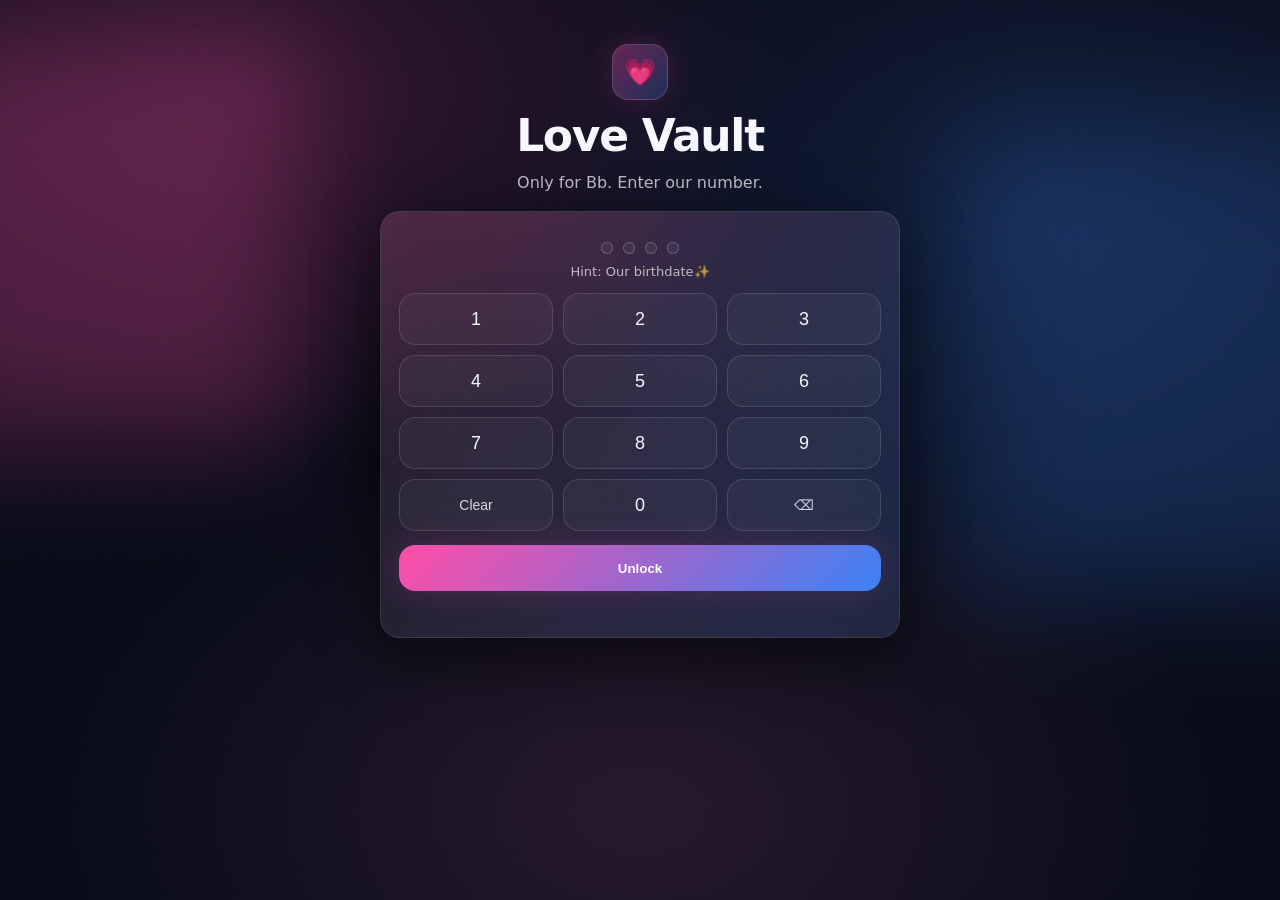
<file: index.html>
<!doctype html>
<html lang="en">
<head>
  <meta charset="UTF-8" />
  <meta name="viewport" content="width=device-width, initial-scale=1.0"/>
  <title>Love Vault 💗</title>
  <link rel="stylesheet" href="style.css"/>
</head>
<body>
  <div class="bg" aria-hidden="true">
    <div class="glow g1"></div>
    <div class="glow g2"></div>
    <div class="noise"></div>
  </div>

  <main class="wrap">
    <header class="hero">
      <div class="mark">💗</div>
      <h1>Love Vault</h1>
      <p class="sub">Only for Bb. Enter our number.</p>
    </header>

    <section class="card" id="card">
      <div class="dots" id="dots" aria-label="Passcode dots">
        <span class="dot"></span><span class="dot"></span><span class="dot"></span><span class="dot"></span>
      </div>
      <p class="hint" id="hint">Hint: Our birthdate✨</p>

      <div class="keypad" aria-label="Keypad">
        <button class="key" data-key="1">1</button>
        <button class="key" data-key="2">2</button>
        <button class="key" data-key="3">3</button>
        <button class="key" data-key="4">4</button>
        <button class="key" data-key="5">5</button>
        <button class="key" data-key="6">6</button>
        <button class="key" data-key="7">7</button>
        <button class="key" data-key="8">8</button>
        <button class="key" data-key="9">9</button>
        <button class="key ghost" data-key="clear">Clear</button>
        <button class="key" data-key="0">0</button>
        <button class="key ghost" data-key="del">⌫</button>
      </div>

      <button class="primary" id="unlock">Unlock</button>
      <p class="status" id="status" role="status" aria-live="polite"></p>
    </section>

    <!-- Placeholder “next screen” just to confirm auth works -->
    <section class="success" id="success" hidden>
      <div class="success-card">
        <div class="mark blue">💙</div>
        <h2>Welcome, Bb.</h2>
        <p>This is your safe place. 💗</p>
        <button class="primary" id="back">Lock again</button>
      </div>
    </section>

    <div id="confettiHost" aria-hidden="true"></div>
  </main>

  <script src="script.js"></script>
</body>
</html>
</file>
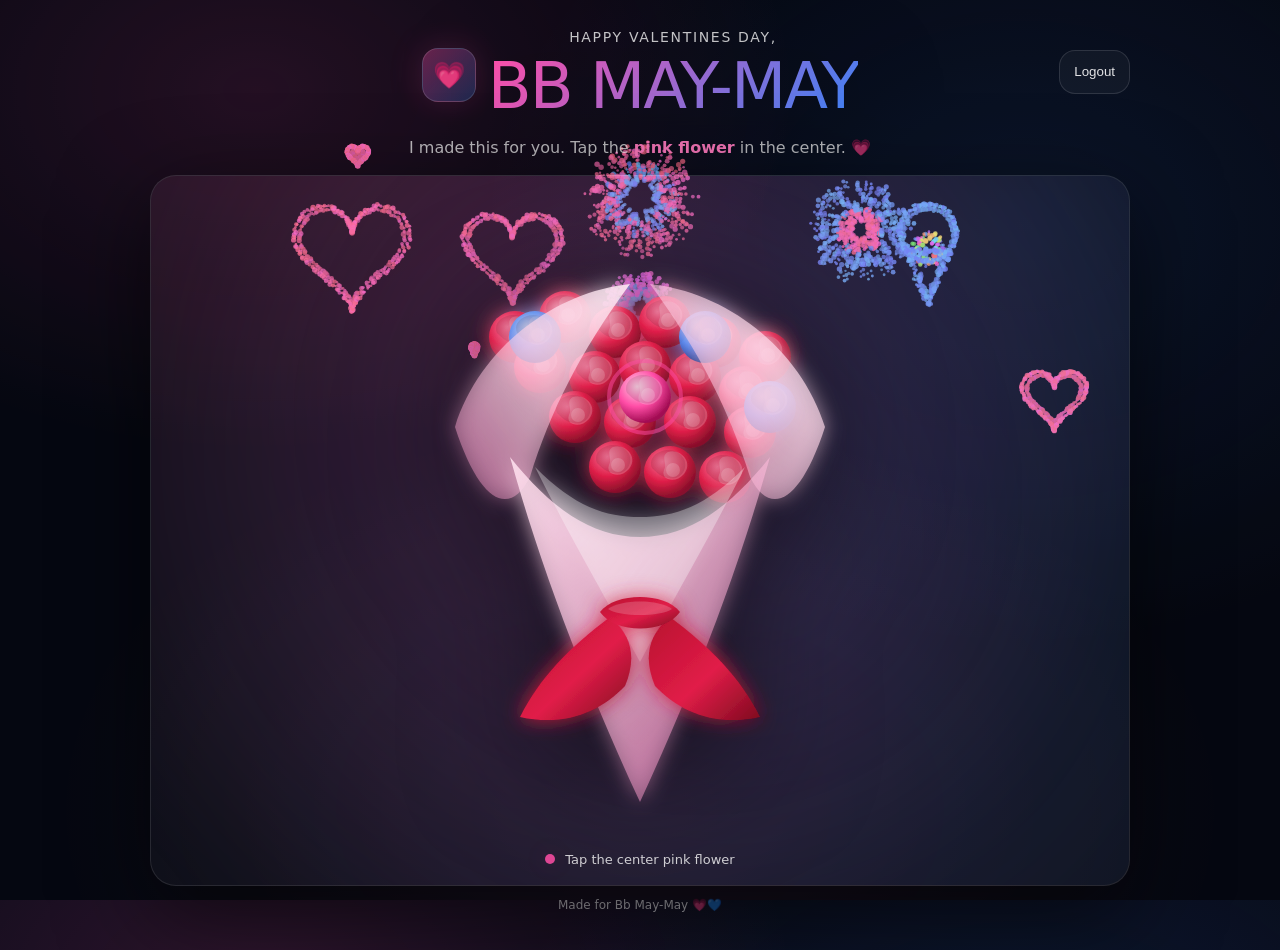
<file: final.html>
<!doctype html>
<html lang="en">
<head>
  <meta charset="UTF-8" />
  <meta name="viewport" content="width=device-width, initial-scale=1.0"/>
  <title>Happy Valentine’s Bb May-May 💗</title>
  <link rel="stylesheet" href="final.css"/>
</head>
<body>
  
  <canvas id="fx" aria-hidden="true"></canvas>

  <main class="wrap">
    <header class="topbar">
      <div class="brand">
        <div class="badge">💗</div>
        <div class="brandText">
          <div class="kicker">HAPPY VALENTINES DAY,</div>
          <div class="name">BB MAY-MAY</div>
        </div>
      </div>

      <button class="chip" id="logoutBtn" type="button">Logout</button>
    </header>

    <p class="sub">
      I made this for you. Tap the <span class="pink">pink flower</span> in the center. 💗
    </p>

    <section class="stage" aria-label="Bouquet stage">
      <div class="bouquetGlow" aria-hidden="true"></div>

      
      <svg class="bouquet" viewBox="0 0 560 650" role="img" aria-label="Bouquet">
        <defs>
          <filter id="softGlow" x="-40%" y="-40%" width="180%" height="180%">
            <feGaussianBlur stdDeviation="10" result="blur"/>
            <feColorMatrix in="blur" type="matrix"
              values="1 0 0 0 0
                      0 1 0 0 0
                      0 0 1 0 0
                      0 0 0 0.90 0" result="glow"/>
            <feMerge>
              <feMergeNode in="glow"/>
              <feMergeNode in="SourceGraphic"/>
            </feMerge>
          </filter>

          <linearGradient id="paperA" x1="0" y1="0" x2="1" y2="1">
            <stop offset="0%" stop-color="#ffe3f0" stop-opacity="0.95"/>
            <stop offset="55%" stop-color="#ffb7da" stop-opacity="0.60"/>
            <stop offset="100%" stop-color="#ff7abf" stop-opacity="0.45"/>
          </linearGradient>

          <linearGradient id="paperB" x1="1" y1="0" x2="0" y2="1">
            <stop offset="0%" stop-color="#fff0f7" stop-opacity="0.90"/>
            <stop offset="60%" stop-color="#ffc7e0" stop-opacity="0.55"/>
            <stop offset="100%" stop-color="#ff90c8" stop-opacity="0.40"/>
          </linearGradient>

          <linearGradient id="ribbon" x1="0" y1="0" x2="1" y2="1">
            <stop offset="0%" stop-color="#b80f2f"/>
            <stop offset="55%" stop-color="#e11d48"/>
            <stop offset="100%" stop-color="#7f0a1f"/>
          </linearGradient>

          <radialGradient id="roseRed" cx="35%" cy="30%" r="70%">
            <stop offset="0%" stop-color="#ff7a9f"/>
            <stop offset="55%" stop-color="#e11d48"/>
            <stop offset="100%" stop-color="#8a0f2a"/>
          </radialGradient>

          <radialGradient id="roseBlue" cx="35%" cy="30%" r="70%">
            <stop offset="0%" stop-color="#a9d0ff"/>
            <stop offset="55%" stop-color="#3b82f6"/>
            <stop offset="100%" stop-color="#1e3a8a"/>
          </radialGradient>

          <radialGradient id="rosePink" cx="35%" cy="30%" r="70%">
            <stop offset="0%" stop-color="#ffd1e6"/>
            <stop offset="55%" stop-color="#ff4da6"/>
            <stop offset="100%" stop-color="#a10b52"/>
          </radialGradient>

          <g id="roseRedSym">
            <circle cx="0" cy="0" r="26" fill="url(#roseRed)"/>
            <path d="M-2 -20 C 10 -24, 24 -10, 14 2 C 6 12, -10 8, -6 -2 C -2 -8, -10 -16, -2 -20Z"
              fill="rgba(255,255,255,0.22)"/>
            <path d="M-18 -4 C -24 -18, -2 -28, 10 -18 C 22 -8, 12 10, -2 6 C -10 4, -12 2, -18 -4Z"
              fill="rgba(0,0,0,0.10)"/>
            <circle cx="3" cy="-2" r="7" fill="rgba(255,255,255,0.18)"/>
          </g>

          <g id="roseBlueSym">
            <circle cx="0" cy="0" r="26" fill="url(#roseBlue)"/>
            <path d="M-2 -20 C 10 -24, 24 -10, 14 2 C 6 12, -10 8, -6 -2 C -2 -8, -10 -16, -2 -20Z"
              fill="rgba(255,255,255,0.18)"/>
            <path d="M-18 -4 C -24 -18, -2 -28, 10 -18 C 22 -8, 12 10, -2 6 C -10 4, -12 2, -18 -4Z"
              fill="rgba(0,0,0,0.12)"/>
            <circle cx="3" cy="-2" r="7" fill="rgba(255,255,255,0.16)"/>
          </g>

          <g id="rosePinkSym">
            <circle cx="0" cy="0" r="26" fill="url(#rosePink)"/>
            <path d="M-2 -20 C 10 -24, 24 -10, 14 2 C 6 12, -10 8, -6 -2 C -2 -8, -10 -16, -2 -20Z"
              fill="rgba(255,255,255,0.22)"/>
            <path d="M-18 -4 C -24 -18, -2 -28, 10 -18 C 22 -8, 12 10, -2 6 C -10 4, -12 2, -18 -4Z"
              fill="rgba(0,0,0,0.10)"/>
            <circle cx="3" cy="-2" r="7" fill="rgba(255,255,255,0.18)"/>
          </g>
        </defs>

        <g filter="url(#softGlow)" class="flowerHead">
         
          <g opacity="0.96">
            <use href="#roseRedSym" x="155" y="145"/>
            <use href="#roseRedSym" x="205" y="125"/>
            <use href="#roseRedSym" x="255" y="140"/>
            <use href="#roseRedSym" x="305" y="130"/>
            <use href="#roseRedSym" x="355" y="150"/>
            <use href="#roseRedSym" x="405" y="165"/>

            <use href="#roseRedSym" x="180" y="175"/>
            <use href="#roseRedSym" x="235" y="185"/>
            <use href="#roseRedSym" x="285" y="175"/>
            <use href="#roseRedSym" x="335" y="185"/>
            <use href="#roseRedSym" x="385" y="200"/>

            <use href="#roseRedSym" x="215" y="225"/>
            <use href="#roseRedSym" x="270" y="230"/>
            <use href="#roseRedSym" x="330" y="230"/>
            <use href="#roseRedSym" x="390" y="240"/>

            <use href="#roseRedSym" x="255" y="275"/>
            <use href="#roseRedSym" x="310" y="280"/>
            <use href="#roseRedSym" x="365" y="285"/>
          </g>

         
          <g opacity="0.92">
            <use href="#roseBlueSym" x="175" y="145"/>
            <use href="#roseBlueSym" x="345" y="145"/>
            <use href="#roseBlueSym" x="410" y="215"/>
          </g>

        
          <g id="centerFlower" class="centerFlower" opacity="1">
           
            <circle class="centerRing" cx="285" cy="205" r="36" fill="none"/>
            <use href="#rosePinkSym" x="285" y="205"/>
          </g>
        </g>

       
        <g class="wrapper" filter="url(#softGlow)">
          <path d="M95 235
                   C120 155, 195 100, 270 92
                   C220 160, 190 220, 170 285
                   C150 325, 120 312, 95 235Z"
                fill="url(#paperB)" opacity="0.95"/>
          <path d="M465 235
                   C440 155, 365 100, 290 92
                   C340 160, 370 220, 390 285
                   C410 325, 440 312, 465 235Z"
                fill="url(#paperB)" opacity="0.95"/>

          <path d="M150 265
                   C180 372, 220 480, 280 610
                   C340 480, 380 372, 410 265
                   C370 315, 330 345, 280 345
                   C230 345, 190 315, 150 265Z"
                fill="url(#paperA)" opacity="0.93"/>

          <path d="M175 275
                   C210 345, 240 395, 280 470
                   C320 395, 350 345, 385 275
                   C345 315, 315 325, 280 325
                   C245 325, 215 315, 175 275Z"
                fill="rgba(255,255,255,0.35)" opacity="0.92"/>
        </g>

        
        <g class="ribbon" filter="url(#softGlow)">
          <path d="M250 425
                   C210 455, 180 485, 160 525
                   C205 535, 240 520, 265 494
                   C275 470, 275 446, 250 425Z"
                fill="url(#ribbon)"/>
          <path d="M310 425
                   C350 455, 380 485, 400 525
                   C355 535, 320 520, 295 494
                   C285 470, 285 446, 310 425Z"
                fill="url(#ribbon)"/>

          <path d="M240 420
                   C255 400, 305 400, 320 420
                   C305 442, 255 442, 240 420Z"
                fill="url(#ribbon)"/>
          <path d="M248 417
                   C260 407, 300 407, 312 417
                   C300 425, 260 425, 248 417Z"
                fill="rgba(255,255,255,0.18)"/>
        </g>
      </svg>

      <div class="hint" aria-hidden="true">
        <span class="pulseDot"></span> Tap the center pink flower
      </div>
    </section>

    <footer class="foot">Made for Bb May-May 💗💙</footer>
  </main>

  
  <div class="modal" id="modal" aria-hidden="true" role="dialog" aria-modal="true">
    <div class="modalCard" id="modalCard" role="document">
      <button class="close" id="close" aria-label="Close">✕</button>

      <div class="modalHead">
        <div class="modalPill">Our Gallery 💞</div>
        <h3 class="modalTitle">Hi, Bb…</h3>
        <p class="modalMsg" id="modalMsg"></p>
      </div>

      <div class="gallery" id="gallery"></div>

      <div class="modalActions">
        <button class="chip" id="moreFx">More fireworks 🎆</button>
        <button class="primary" id="close2">Close</button>
      </div>
    </div>
    <div class="backdrop" id="backdrop"></div>
  </div>

  <script src="final.js"></script>
</body>
</html>
</file>
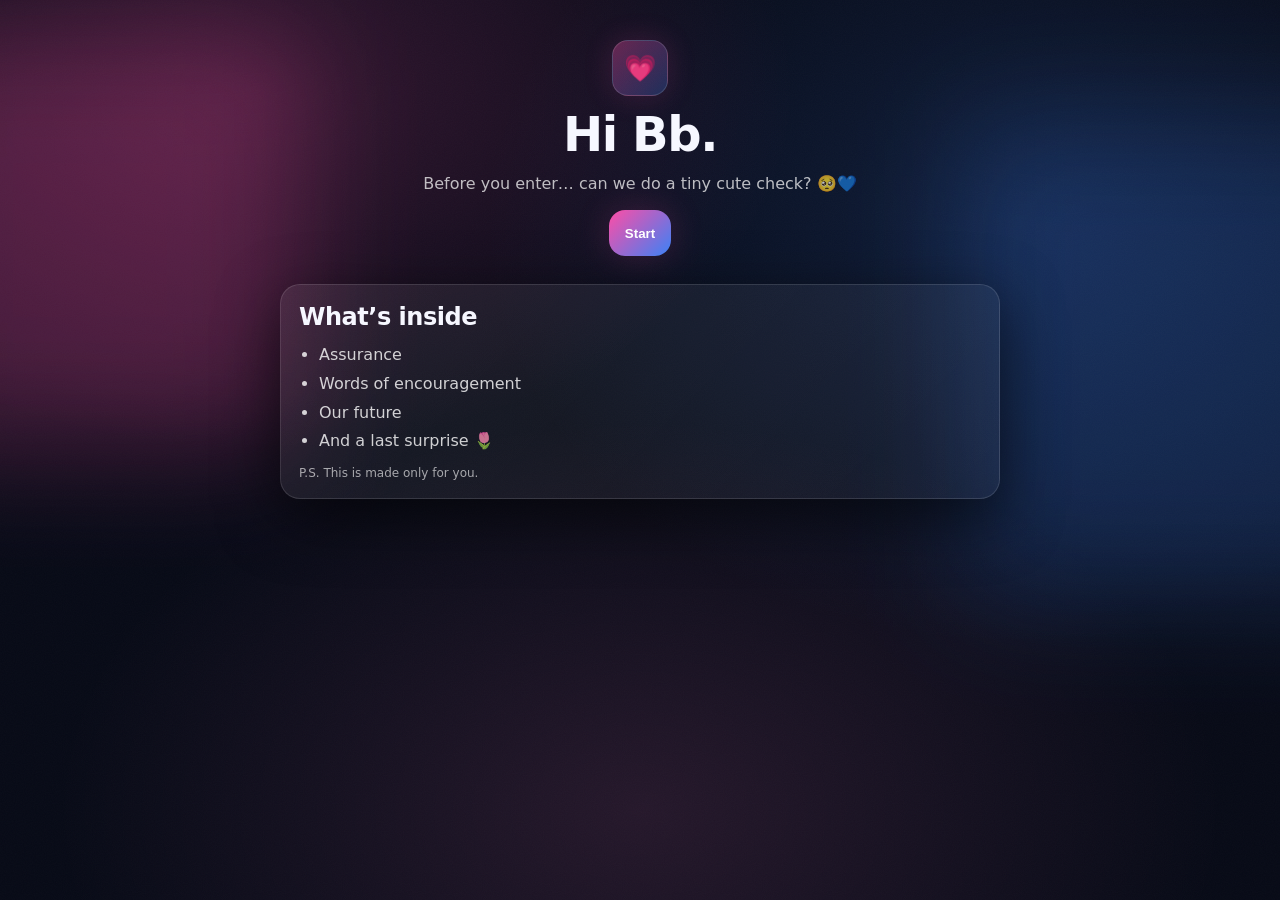
<file: home.html>
<!doctype html>
<html lang="en">
<head>
  <meta charset="UTF-8" />
  <meta name="viewport" content="width=device-width, initial-scale=1.0"/>
  <title>Hi Bb 💗</title>
  <link rel="stylesheet" href="home.css"/>
</head>
<body>
  <div class="bg" aria-hidden="true">
    <div class="glow g1"></div>
    <div class="glow g2"></div>
    <div class="noise"></div>
  </div>

  <main class="wrap">
    <header class="hero">
      <div class="mark">💗</div>
      <h1>Hi Bb.</h1>
      <p class="sub">Before you enter… can we do a tiny cute check? 🥺💙</p>
      <button class="primary" id="startQuiz">Start</button>
    </header>

    <section class="home-card">
      <h2>What’s inside</h2>
      <ul>
        <li>Assurance</li>
        <li>Words of encouragement</li>
        <li>Our future</li>
        <li>And a last surprise 🌷</li>
      </ul>
      <p class="micro">P.S. This is made only for you.</p>
    </section>
  </main>

  
  <div class="modal" id="modal" aria-hidden="true" role="dialog" aria-modal="true">
    <div class="modal-card" role="document">
      <button class="close" id="close" aria-label="Close">✕</button>

      <div class="modal-top">
        <div class="pill" id="stepPill">Question 1/4</div>
        <h2 id="qTitle">Question</h2>
        <p class="qText" id="qText"></p>
      </div>

      <div class="answer" id="answerArea">
        
      </div>

      <p class="status" id="status" role="status" aria-live="polite"></p>

      <div class="modal-actions">
        <button class="chip" id="backBtn" disabled>Back</button>
        <button class="primary" id="nextBtn">Next</button>
      </div>
    </div>

    <div class="modal-backdrop" id="backdrop"></div>
  </div>

  <div id="confettiHost" aria-hidden="true"></div>

  <script src="home.js"></script>
</body>
</html>
</file>
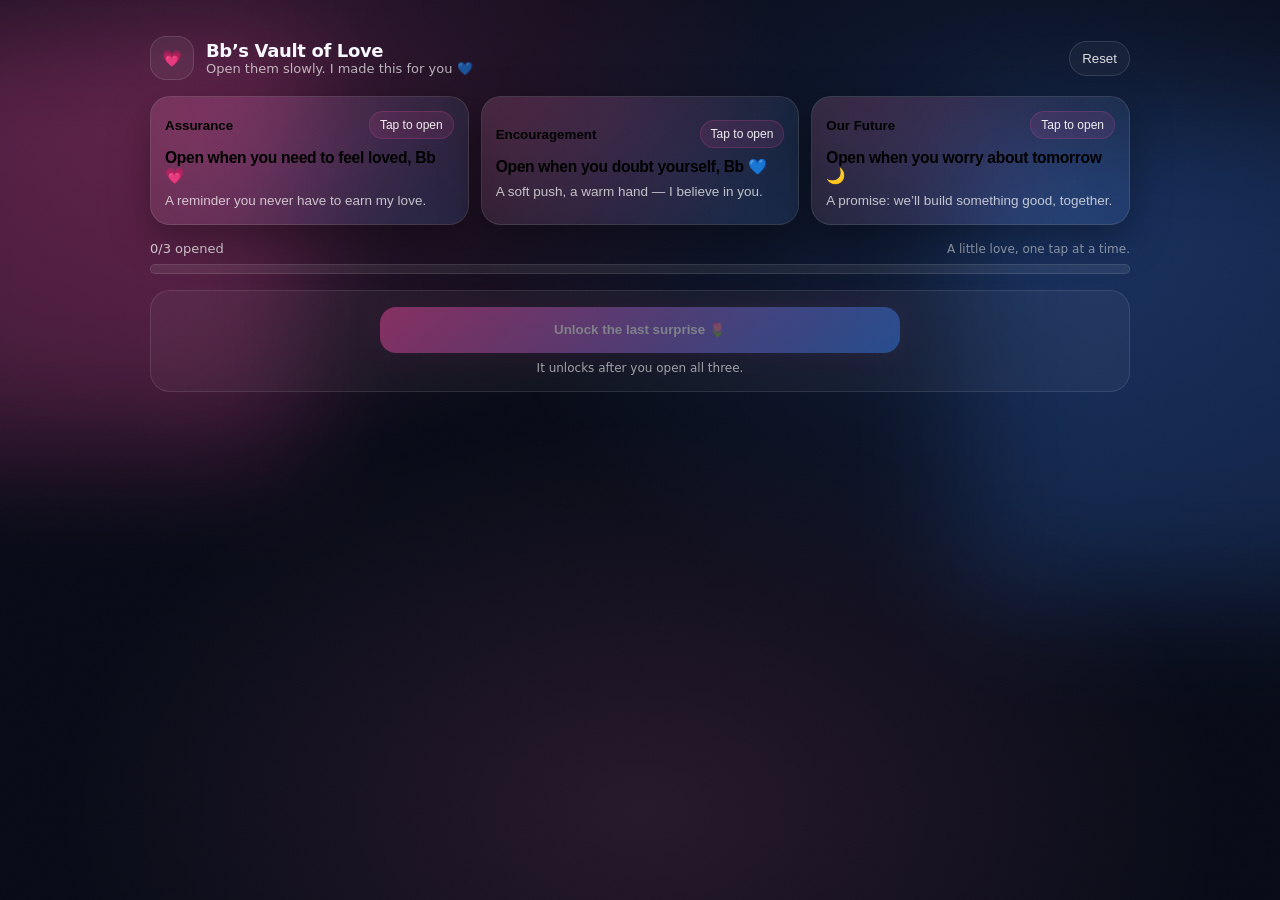
<file: vault.html>
<!doctype html>
<html lang="en">
<head>
  <meta charset="UTF-8" />
  <meta name="viewport" content="width=device-width, initial-scale=1.0"/>
  <title>For Bb 💗</title>
  <link rel="stylesheet" href="vault.css"/>
</head>
<body>
  <div class="bg" aria-hidden="true">
    <div class="glow g1"></div>
    <div class="glow g2"></div>
    <div class="noise"></div>
  </div>

  <main class="wrap">
    <header class="topbar">
      <div class="logo">💗</div>
      <div class="toptext">
        <div class="title">Bb’s Vault of Love</div>
        <div class="subtitle">Open them slowly. I made this for you 💙</div>
      </div>
      <button class="chip" id="resetBtn" title="Reset">Reset</button>
    </header>

    <section class="grid" id="cards"></section>

    <section class="progress">
      <div class="progress-row">
        <div class="progress-label" id="progressLabel">0/3 opened</div>
        <div class="tiny" id="tinyNote">A little love, one tap at a time.</div>
      </div>
      <div class="bar"><div class="fill" id="fill"></div></div>
    </section>

    <section class="final">
      <button class="primary" id="finalBtn" disabled>
        Unlock the last surprise 🌷
      </button>
      <p class="micro">It unlocks after you open all three.</p>
    </section>
  </main>

  <!-- LETTER MODAL -->
  <div class="modal" id="modal" aria-hidden="true" role="dialog" aria-modal="true">
    <div class="modal-card" role="document" id="modalCard">
      <button class="close" id="close" aria-label="Close">✕</button>

      <div class="modal-head">
        <div class="pill" id="tag">💗</div>
        <h2 id="lt">Letter</h2>
        <p class="modal-sub" id="ls">For Madam Bb.</p>
      </div>

      <p class="body" id="lb"></p>
      <div class="sig">— Love, Bb Jaymar 💙</div>

      <div class="modal-actions">
        <button class="chip" id="nextBtn">Open next 💞</button>
      </div>
    </div>
    <div class="modal-backdrop" id="backdrop"></div>
  </div>

  <div id="confettiHost" aria-hidden="true"></div>

  <script src="vault.js"></script>
</body>
</html>
</file>
<file: style.css>
:root {
    --bg: #070a16;
    --text: #f6f7ff;
    --muted: rgba(255, 255, 255, .72);
    --border: rgba(255, 255, 255, .12);
    --card: rgba(255, 255, 255, .06);
    --pink: #ff4da6;
    --pink2: #ff7abf;
    --blue: #3b82f6;
    --radius: 20px;
    --shadow: 0 18px 60px rgba(0, 0, 0, .55);
}

* {
    box-sizing: border-box
}

html,
body {
    height: 100%
}

body {
    margin: 0;
    color: var(--text);
    font-family: ui-sans-serif, system-ui, -apple-system, Segoe UI, Roboto, Helvetica, Arial;
    background: radial-gradient(900px 600px at 20% 10%, rgba(255, 77, 166, .18), transparent 60%),
        radial-gradient(900px 700px at 80% 25%, rgba(59, 130, 246, .16), transparent 60%),
        radial-gradient(900px 600px at 50% 90%, rgba(255, 122, 191, .12), transparent 65%),
        var(--bg);
    overflow-x: hidden;
}

.bg {
    position: fixed;
    inset: 0;
    pointer-events: none;
    z-index: -1;
}

.glow {
    position: absolute;
    filter: blur(60px);
    opacity: .7;
}

.g1 {
    width: 420px;
    height: 420px;
    left: -120px;
    top: 30px;
    background: rgba(255, 77, 166, .35);
}

.g2 {
    width: 480px;
    height: 480px;
    right: -160px;
    top: 120px;
    background: rgba(59, 130, 246, .28);
}

.noise {
    position: absolute;
    inset: 0;
    background-image: url("data:image/svg+xml,%3Csvg xmlns='http://www.w3.org/2000/svg' width='140' height='140'%3E%3Cfilter id='n'%3E%3CfeTurbulence type='fractalNoise' baseFrequency='.9' numOctaves='3' stitchTiles='stitch'/%3E%3C/filter%3E%3Crect width='140' height='140' filter='url(%23n)' opacity='.12'/%3E%3C/svg%3E");
    mix-blend-mode: overlay;
    opacity: .22;
}

.wrap {
    width: min(520px, 94vw);
    margin: 0 auto;
    padding: 34px 0 40px;
}

.hero {
    text-align: center;
    padding: 10px 0 16px;
}

.mark {
    width: 56px;
    height: 56px;
    border-radius: 16px;
    display: grid;
    place-items: center;
    margin: 0 auto 10px;
    background: linear-gradient(135deg, rgba(255, 77, 166, .35), rgba(59, 130, 246, .25));
    border: 1px solid rgba(255, 255, 255, .14);
    box-shadow: 0 0 30px rgba(255, 77, 166, .16);
    font-size: 26px;
}

.mark.blue {
    box-shadow: 0 0 32px rgba(59, 130, 246, .18);
}

h1 {
    margin: 0;
    font-size: clamp(26px, 4vw, 44px);
    letter-spacing: -.03em;
}

.sub {
    margin: 10px auto 0;
    color: var(--muted);
    line-height: 1.5;
}

.card {
    padding: 18px;
    border-radius: var(--radius);
    background: linear-gradient(135deg, rgba(255, 255, 255, .07), rgba(255, 255, 255, .04));
    border: 1px solid var(--border);
    box-shadow: var(--shadow);
    position: relative;
    overflow: hidden;
    animation: fadeIn .28s ease both;
}


.card::before {
    content: "";
    position: absolute;
    inset: -50%;
    background: radial-gradient(circle at 30% 20%, rgba(255, 77, 166, .16), transparent 55%),
        radial-gradient(circle at 70% 70%, rgba(59, 130, 246, .14), transparent 58%);
    transform: rotate(12deg);
    pointer-events: none;
}

@keyframes fadeIn {
    from {
        opacity: 0;
        transform: translateY(8px)
    }

    to {
        opacity: 1;
        transform: translateY(0)
    }
}

.dots {
    display: flex;
    gap: 10px;
    justify-content: center;
    padding: 12px 0 10px;
    position: relative;
    z-index: 1;
}

.dot {
    width: 12px;
    height: 12px;
    border-radius: 999px;
    border: 1px solid rgba(255, 255, 255, .22);
    background: rgba(255, 255, 255, .05);
    transition: transform .18s ease, background .18s ease;
}

.dot.filled {
    background: linear-gradient(135deg, rgba(255, 77, 166, .95), rgba(59, 130, 246, .75));
    transform: scale(1.15);
}

.hint {
    margin: 0;
    text-align: center;
    color: rgba(255, 255, 255, .68);
    font-size: 13px;
    position: relative;
    z-index: 1;
}

.keypad {
    display: grid;
    grid-template-columns: repeat(3, 1fr);
    gap: 10px;
    margin-top: 14px;
    position: relative;
    z-index: 1;
}

.key {
    height: 52px;
    border-radius: 16px;
    border: 1px solid rgba(255, 255, 255, .12);
    background: rgba(255, 255, 255, .04);
    color: var(--text);
    font-size: 18px;
    cursor: pointer;
    transition: transform .08s ease, border-color .18s ease;
}

.key:hover {
    border-color: rgba(255, 77, 166, .35);
    filter: brightness(1.06);
}

.key:active {
    transform: scale(.98)
}

.key.ghost {
    font-size: 14px;
    color: rgba(255, 255, 255, .82);
}

.primary {
    margin-top: 14px;
    width: 100%;
    height: 46px;
    border: none;
    border-radius: 16px;
    cursor: pointer;
    font-weight: 750;
    color: #fff;
    background: linear-gradient(135deg, var(--pink), var(--blue));
    box-shadow: 0 0 34px rgba(255, 77, 166, .18);
    transition: transform .12s ease, filter .12s ease, opacity .12s ease;
    position: relative;
    z-index: 1;
}

.primary:hover {
    transform: translateY(-1px);
    filter: saturate(1.05)
}

.primary:active {
    transform: translateY(0px) scale(.99)
}

.status {
    margin: 10px 0 0;
    text-align: center;
    color: rgba(255, 255, 255, .80);
    min-height: 18px;
    font-size: 13px;
    position: relative;
    z-index: 1;
}

/* Microanimations for wrong/right */
.shake {
    animation: shake .35s ease;
}

@keyframes shake {

    0%,
    100% {
        transform: translateX(0)
    }

    20% {
        transform: translateX(-6px)
    }

    40% {
        transform: translateX(6px)
    }

    60% {
        transform: translateX(-4px)
    }

    80% {
        transform: translateX(4px)
    }
}

.pulse {
    animation: pulse .45s ease both;
}

@keyframes pulse {
    0% {
        transform: scale(1)
    }

    60% {
        transform: scale(1.02)
    }

    100% {
        transform: scale(1)
    }
}

/* Success screen */
.success {
    margin-top: 16px;
    animation: fadeIn .28s ease both;
}

.success-card {
    padding: 18px;
    border-radius: var(--radius);
    background: rgba(255, 255, 255, .04);
    border: 1px solid rgba(255, 255, 255, .10);
    box-shadow: 0 12px 40px rgba(0, 0, 0, .35);
    text-align: center;
}

/* Confetti */
.confetti {
    position: fixed;
    width: 10px;
    height: 14px;
    top: -20px;
    left: 0;
    opacity: .95;
    animation: confettiFall linear forwards;
    z-index: 999;
}

@keyframes confettiFall {
    to {
        transform: translateY(110vh) rotate(720deg);
        opacity: 1;
    }
}
</file>
<file: final.css>
/* final.css — rewritten (centered header/sub, responsive layout, premium glow, safe positions) */

:root {
    --bg: #070a16;
    --text: #f6f7ff;
    --muted: rgba(255, 255, 255, .72);
    --border: rgba(255, 255, 255, .12);

    --pink: #ff4da6;
    --pink2: #ff7abf;
    --blue: #3b82f6;

    --radius: 26px;
    --shadow: 0 26px 90px rgba(0, 0, 0, .58);
}

* {
    box-sizing: border-box;
}

html,
body {
    height: 100%;
}

body {
    margin: 0;
    color: var(--text);
    font-family: ui-sans-serif, system-ui, -apple-system, Segoe UI, Roboto, Helvetica, Arial;
    background:
        radial-gradient(900px 600px at 20% 10%, rgba(255, 77, 166, .16), transparent 60%),
        radial-gradient(900px 700px at 80% 25%, rgba(59, 130, 246, .14), transparent 60%),
        radial-gradient(900px 600px at 50% 90%, rgba(255, 122, 191, .10), transparent 65%),
        var(--bg);
    overflow-x: hidden;
}

/* Fireworks canvas stays behind all UI */
#fx {
    position: fixed;
    inset: 0;
    width: 100%;
    height: 100%;
    z-index: 0;
    pointer-events: none;
}

/* ===== Page container ===== */
.wrap {
    position: relative;
    z-index: 2;
    /* above fireworks */
    width: min(980px, 92vw);
    margin: 0 auto;
    padding: 18px 0 38px;
}

/* ===== Topbar: centered header, logout stays top-right ===== */
.topbar {
    position: relative;
    display: flex;
    align-items: center;
    justify-content: center;
    /* centers brand block */
    gap: 14px;
    padding: 12px 0 6px;
}

/* brand is centered */
.brand {
    display: flex;
    align-items: center;
    gap: 12px;
    justify-content: center;
    text-align: center;
}

/* logout pinned right without affecting centering */
#logoutBtn {
    position: absolute;
    right: 0;
    top: 50%;
    transform: translateY(-50%);
}

/* badge + text */
.badge {
    width: 54px;
    height: 54px;
    border-radius: 16px;
    display: grid;
    place-items: center;
    background: linear-gradient(135deg, rgba(255, 77, 166, .35), rgba(59, 130, 246, .25));
    border: 1px solid rgba(255, 255, 255, .14);
    box-shadow: 0 0 34px rgba(255, 77, 166, .18);
    font-size: 26px;
    flex: 0 0 auto;
}

.brandText {
    display: flex;
    flex-direction: column;
    align-items: center;
    justify-content: center;
    line-height: 1.05;
}

.brandText .kicker {
    font-size: 14px;
    letter-spacing: .12em;
    color: rgba(255, 255, 255, .78);
}

.brandText .name {
    margin-top: 8px;
    font-size: clamp(30px, 5.2vw, 64px);
    letter-spacing: -.03em;
    background: linear-gradient(135deg, rgba(255, 77, 166, 1), rgba(59, 130, 246, 1));
    -webkit-background-clip: text;
    background-clip: text;
    color: transparent;
    filter: drop-shadow(0 16px 44px rgba(0, 0, 0, .50));
}

/* ===== Subtitle (centered) ===== */
.sub {
    margin: 10px auto 14px;
    max-width: 72ch;
    color: var(--muted);
    line-height: 1.55;
    text-align: center;
    padding: 0 10px;
}

.pink {
    color: rgba(255, 122, 191, .98);
    font-weight: 900;
}

/* ===== Stage ===== */
.stage {
    width: 100%;
    border-radius: var(--radius);
    position: relative;
    overflow: hidden;
    background: rgba(255, 255, 255, .03);
    border: 1px solid rgba(255, 255, 255, .10);
    box-shadow: var(--shadow);
    padding: 16px 14px 18px;
    display: flex;
    flex-direction: column;
    align-items: center;
    justify-content: center;
}

.bouquetGlow {
    position: absolute;
    inset: -30%;
    background:
        radial-gradient(circle at 45% 35%, rgba(255, 77, 166, .18), transparent 55%),
        radial-gradient(circle at 60% 55%, rgba(59, 130, 246, .14), transparent 60%);
    filter: blur(28px);
    animation: glowPulse 2.6s ease-in-out infinite;
    pointer-events: none;
    z-index: 0;
}

@keyframes glowPulse {

    0%,
    100% {
        opacity: .85;
        transform: scale(1);
    }

    50% {
        opacity: 1;
        transform: scale(1.03);
    }
}

/* Bouquet SVG centered and responsive */
.bouquet {
    width: min(560px, 94vw);
    max-width: 100%;
    height: auto;
    display: block;
    margin: 0 auto;
    filter: drop-shadow(0 22px 60px rgba(0, 0, 0, .62));
    animation: floaty 3.2s ease-in-out infinite;
    user-select: none;
    position: relative;
    z-index: 1;
}

@keyframes floaty {

    0%,
    100% {
        transform: translateY(0);
    }

    50% {
        transform: translateY(-6px);
    }
}

.flowerHead {
    animation: bloomIn .9s cubic-bezier(.2, .9, .2, 1) both;
}

@keyframes bloomIn {
    from {
        transform: translateY(10px) scale(.98);
        opacity: 0;
    }

    to {
        transform: translateY(0) scale(1);
        opacity: 1;
    }
}

.wrapper {
    animation: wrapperIn .95s cubic-bezier(.2, .9, .2, 1) both;
    animation-delay: .06s;
}

@keyframes wrapperIn {
    from {
        transform: translateY(18px);
        opacity: 0;
    }

    to {
        transform: translateY(0);
        opacity: 1;
    }
}

.ribbon {
    transform-origin: 280px 420px;
    animation: ribbonSway 2.7s ease-in-out infinite;
    will-change: transform;
}

@keyframes ribbonSway {

    0%,
    100% {
        transform: rotate(0deg);
    }

    50% {
        transform: rotate(-1.8deg);
    }
}

/* Center clickable flower */
.centerFlower {
    cursor: pointer;
}

.centerFlower:active {
    transform: scale(0.985);
    transform-origin: 285px 205px;
}

.centerRing {
    stroke: rgba(255, 77, 166, .55);
    stroke-width: 4;
    opacity: 0.9;
    transform-origin: 285px 205px;
    animation: ringPulse 1.6s ease-in-out infinite;
}

@keyframes ringPulse {

    0%,
    100% {
        opacity: .55;
        transform: scale(1);
    }

    50% {
        opacity: 1;
        transform: scale(1.12);
    }
}

/* Hint centered under bouquet */
.hint {
    display: flex;
    align-items: center;
    justify-content: center;
    gap: 10px;
    margin-top: 10px;
    color: rgba(255, 255, 255, .78);
    font-size: 13px;
    position: relative;
    z-index: 2;
    text-align: center;
}

.pulseDot {
    width: 10px;
    height: 10px;
    border-radius: 999px;
    background: rgba(255, 77, 166, .85);
    box-shadow: 0 0 24px rgba(255, 77, 166, .18);
    animation: dotPulse 1.2s ease-in-out infinite;
}

@keyframes dotPulse {

    0%,
    100% {
        transform: scale(1);
        opacity: .7;
    }

    50% {
        transform: scale(1.35);
        opacity: 1;
    }
}

/* ===== Buttons ===== */
.chip {
    height: 44px;
    padding: 0 14px;
    border-radius: 16px;
    border: 1px solid rgba(255, 255, 255, .12);
    background: rgba(255, 255, 255, .04);
    color: rgba(255, 255, 255, .88);
    cursor: pointer;
    transition: transform .12s ease, filter .12s ease;
}

.chip:hover {
    transform: translateY(-1px);
}

.chip:active {
    transform: translateY(0px) scale(.99);
}

.primary {
    height: 44px;
    padding: 0 16px;
    border: none;
    border-radius: 16px;
    cursor: pointer;
    font-weight: 900;
    color: #fff;
    background: linear-gradient(135deg, var(--pink), var(--blue));
    box-shadow: 0 0 34px rgba(255, 77, 166, .18);
    transition: transform .12s ease, filter .12s ease;
}

.primary:hover {
    transform: translateY(-1px);
    filter: saturate(1.06);
}

.primary:active {
    transform: translateY(0px) scale(.99);
}

/* ===== Footer ===== */
.foot {
    margin-top: 12px;
    text-align: center;
    color: rgba(255, 255, 255, .60);
    font-size: 12px;
}

/* ===== Modal Gallery ===== */
.modal {
    position: fixed;
    inset: 0;
    display: none;
    align-items: center;
    justify-content: center;
    padding: 16px;
    z-index: 50;
}

.modal.show {
    display: flex;
}

.backdrop {
    position: absolute;
    inset: 0;
    background: rgba(0, 0, 0, .58);
    backdrop-filter: blur(8px);
}

.modalCard {
    position: relative;
    width: min(980px, 96vw);
    max-height: min(84vh, 860px);
    overflow: auto;
    border-radius: 24px;
    padding: 14px;
    background: linear-gradient(135deg, rgba(21, 21, 38, .96), rgba(27, 27, 51, .96));
    border: 1px solid rgba(255, 255, 255, .10);
    box-shadow: 0 20px 70px rgba(0, 0, 0, .55);
    z-index: 2;
    animation: pop .22s ease both;
}

@keyframes pop {
    from {
        opacity: 0;
        transform: translateY(8px) scale(.98);
    }

    to {
        opacity: 1;
        transform: translateY(0) scale(1);
    }
}

.close {
    position: absolute;
    top: 12px;
    right: 12px;
    width: 38px;
    height: 38px;
    border-radius: 14px;
    border: 1px solid rgba(255, 255, 255, .12);
    background: rgba(255, 255, 255, .06);
    color: #fff;
    cursor: pointer;
}

.modalHead {
    padding: 8px 44px 0 4px;
}

.modalPill {
    display: inline-flex;
    padding: 7px 10px;
    border-radius: 999px;
    border: 1px solid rgba(255, 255, 255, .12);
    background: rgba(255, 255, 255, .04);
    color: rgba(255, 255, 255, .88);
    font-weight: 800;
    font-size: 12.5px;
}

.modalTitle {
    margin: 10px 0 6px;
    letter-spacing: -.02em;
}

.modalMsg {
    margin: 0;
    color: rgba(255, 255, 255, .82);
    line-height: 1.6;
    white-space: pre-wrap;
    min-height: 54px;
}

/* Gallery grid */
.gallery {
    margin-top: 12px;
    display: grid;
    grid-template-columns: repeat(12, 1fr);
    gap: 10px;
}

.tile {
    grid-column: span 4;
    border-radius: 18px;
    overflow: hidden;
    border: 1px solid rgba(255, 255, 255, .12);
    background: rgba(255, 255, 255, .04);
    position: relative;
    transform: translateY(0);
    transition: transform .14s ease, filter .14s ease, border-color .14s ease;
}

.tile:hover {
    transform: translateY(-2px);
    border-color: rgba(59, 130, 246, .22);
    filter: brightness(1.06);
}

.tile img,
.tile video {
    width: 100%;
    height: 100%;
    display: block;
    object-fit: cover;
    aspect-ratio: 4/3;
}

.tile .label {
    position: absolute;
    left: 10px;
    bottom: 10px;
    padding: 6px 10px;
    border-radius: 999px;
    background: rgba(0, 0, 0, .40);
    border: 1px solid rgba(255, 255, 255, .12);
    color: rgba(255, 255, 255, .92);
    font-size: 12px;
    font-weight: 800;
}

.modalActions {
    margin-top: 12px;
    display: flex;
    gap: 10px;
    justify-content: flex-end;
    flex-wrap: wrap;
}

/* ===== Responsiveness ===== */
@media (max-width: 860px) {
    .wrap {
        width: min(980px, 94vw);
    }

    .gallery .tile {
        grid-column: span 6;
    }

    #logoutBtn {
        right: 0;
    }
}

@media (max-width: 560px) {
    .wrap {
        padding: 16px 0 30px;
    }

    /* Stack topbar, keep centered heading */
    .topbar {
        flex-direction: column;
        align-items: center;
        justify-content: center;
        gap: 10px;
        padding: 10px 0 6px;
    }

    #logoutBtn {
        position: static;
        transform: none;
        width: 100%;
        max-width: 420px;
    }

    .brand {
        flex-direction: column;
        gap: 10px;
    }

    .badge {
        width: 56px;
        height: 56px;
    }

    .brandText .kicker {
        font-size: 13px;
    }

    .sub {
        margin: 8px auto 12px;
    }

    .stage {
        padding: 12px 10px 14px;
        border-radius: 22px;
    }

    .bouquet {
        width: min(520px, 96vw);
    }

    .gallery .tile {
        grid-column: span 12;
    }

    .chip,
    .primary {
        width: 100%;
    }

    .modalActions {
        justify-content: stretch;
    }
}

@media (max-width: 380px) {
    .brandText .kicker {
        font-size: 12px;
        letter-spacing: .10em;
    }

    .sub {
        font-size: 13px;
    }
}
</file>
<file: home.css>
:root {
    --bg: #070a16;
    --text: #f6f7ff;
    --muted: rgba(255, 255, 255, .72);
    --border: rgba(255, 255, 255, .12);
    --radius: 20px;
    --shadow: 0 18px 60px rgba(0, 0, 0, .55);
    --pink: #ff4da6;
    --blue: #3b82f6;
}

* {
    box-sizing: border-box
}

html,
body {
    height: 100%
}

body {
    margin: 0;
    color: var(--text);
    font-family: ui-sans-serif, system-ui, -apple-system, Segoe UI, Roboto, Helvetica, Arial;
    background: radial-gradient(900px 600px at 20% 10%, rgba(255, 77, 166, .18), transparent 60%),
        radial-gradient(900px 700px at 80% 25%, rgba(59, 130, 246, .16), transparent 60%),
        radial-gradient(900px 600px at 50% 90%, rgba(255, 122, 191, .12), transparent 65%),
        var(--bg);
    overflow-x: hidden;
}

.bg {
    position: fixed;
    inset: 0;
    pointer-events: none;
    z-index: -1;
}

.glow {
    position: absolute;
    filter: blur(60px);
    opacity: .7;
}

.g1 {
    width: 420px;
    height: 420px;
    left: -120px;
    top: 30px;
    background: rgba(255, 77, 166, .35);
}

.g2 {
    width: 480px;
    height: 480px;
    right: -160px;
    top: 120px;
    background: rgba(59, 130, 246, .28);
}

.noise {
    position: absolute;
    inset: 0;
    background-image: url("data:image/svg+xml,%3Csvg xmlns='http://www.w3.org/2000/svg' width='140' height='140'%3E%3Cfilter id='n'%3E%3CfeTurbulence type='fractalNoise' baseFrequency='.9' numOctaves='3' stitchTiles='stitch'/%3E%3C/filter%3E%3Crect width='140' height='140' filter='url(%23n)' opacity='.12'/%3E%3C/svg%3E");
    mix-blend-mode: overlay;
    opacity: .22;
}

.wrap {
    width: min(720px, 92vw);
    margin: 0 auto;
    padding: 34px 0 40px;
}

.hero {
    text-align: center;
    padding: 6px 0 10px;
}

.mark {
    width: 56px;
    height: 56px;
    border-radius: 16px;
    display: grid;
    place-items: center;
    margin: 0 auto 10px;
    background: linear-gradient(135deg, rgba(255, 77, 166, .35), rgba(59, 130, 246, .25));
    border: 1px solid rgba(255, 255, 255, .14);
    box-shadow: 0 0 30px rgba(255, 77, 166, .16);
    font-size: 26px;
}

h1 {
    margin: 0;
    font-size: clamp(28px, 4vw, 48px);
    letter-spacing: -.03em;
}

.sub {
    margin: 10px auto 0;
    color: var(--muted);
    line-height: 1.5;
    max-width: 60ch;
}

.home-card {
    margin-top: 18px;
    padding: 18px;
    border-radius: var(--radius);
    background: linear-gradient(135deg, rgba(255, 255, 255, .07), rgba(255, 255, 255, .04));
    border: 1px solid var(--border);
    box-shadow: var(--shadow);
}

.home-card h2 {
    margin: 0 0 10px;
    letter-spacing: -.02em
}

.home-card ul {
    margin: 0;
    padding-left: 20px;
    color: rgba(255, 255, 255, .80);
    line-height: 1.8
}

.micro {
    margin: 10px 0 0;
    color: rgba(255, 255, 255, .62);
    font-size: 12px
}

.primary {
    margin-top: 14px;
    height: 46px;
    padding: 0 16px;
    border: none;
    border-radius: 16px;
    cursor: pointer;
    font-weight: 750;
    color: #fff;
    background: linear-gradient(135deg, var(--pink), var(--blue));
    box-shadow: 0 0 34px rgba(255, 77, 166, .18);
    transition: transform .12s ease, filter .12s ease, opacity .12s ease;
}

.primary:hover {
    transform: translateY(-1px);
    filter: saturate(1.05)
}

.primary:active {
    transform: translateY(0px) scale(.99)
}

.primary:disabled {
    opacity: .45;
    cursor: not-allowed;
    filter: none;
    transform: none
}

.chip {
    border-radius: 999px;
    border: 1px solid rgba(255, 255, 255, .12);
    background: rgba(255, 255, 255, .04);
    color: rgba(255, 255, 255, .85);
    padding: 10px 14px;
    cursor: pointer;
}

.chip:disabled {
    opacity: .45;
    cursor: not-allowed
}

.pill {
    display: inline-flex;
    align-items: center;
    gap: 8px;
    padding: 7px 10px;
    border-radius: 999px;
    border: 1px solid rgba(255, 255, 255, .12);
    background: rgba(255, 255, 255, .04);
    color: rgba(255, 255, 255, .85);
    font-size: 13px;
}

/* Modal */
.modal {
    position: fixed;
    inset: 0;
    display: none;
    align-items: center;
    justify-content: center;
    padding: 18px;
    z-index: 50;
}

.modal.show {
    display: flex
}

.modal-backdrop {
    position: absolute;
    inset: 0;
    background: rgba(0, 0, 0, .55);
    backdrop-filter: blur(6px);
}

.modal-card {
    position: relative;
    width: min(680px, 94vw);
    border-radius: 22px;
    padding: 18px;
    background: linear-gradient(135deg, rgba(21, 21, 38, .96), rgba(27, 27, 51, .96));
    border: 1px solid rgba(255, 255, 255, .10);
    box-shadow: 0 20px 60px rgba(0, 0, 0, .45);
    z-index: 2;
    animation: pop .22s ease both;
}

@keyframes pop {
    from {
        opacity: 0;
        transform: translateY(8px) scale(.98)
    }

    to {
        opacity: 1;
        transform: translateY(0) scale(1)
    }
}

.close {
    position: absolute;
    top: 12px;
    right: 12px;
    width: 36px;
    height: 36px;
    border-radius: 12px;
    border: 1px solid rgba(255, 255, 255, .12);
    background: rgba(255, 255, 255, .06);
    color: #fff;
    cursor: pointer;
}

.modal-top h2 {
    margin: 10px 0 6px;
    letter-spacing: -.02em
}

.qText {
    margin: 0;
    color: rgba(255, 255, 255, .78);
    line-height: 1.5
}

.answer {
    margin-top: 14px;
    display: grid;
    gap: 10px
}

.input {
    height: 46px;
    border-radius: 16px;
    border: 1px solid rgba(255, 255, 255, .14);
    background: rgba(255, 255, 255, .05);
    color: #fff;
    padding: 0 14px;
    outline: none;
}

.choice {
    text-align: left;
    padding: 12px 12px;
    border-radius: 16px;
    border: 1px solid rgba(255, 255, 255, .12);
    background: rgba(255, 255, 255, .04);
    color: rgba(255, 255, 255, .92);
    cursor: pointer;
    transition: transform .10s ease, border-color .16s ease;
}

.choice:hover {
    border-color: rgba(255, 77, 166, .28);
    transform: translateY(-1px)
}

.choice:active {
    transform: translateY(0) scale(.99)
}

.choice.selected {
    border-color: rgba(59, 130, 246, .35);
    box-shadow: 0 0 0 3px rgba(59, 130, 246, .10);
}

.status {
    margin: 10px 0 0;
    color: rgba(255, 255, 255, .80);
    min-height: 18px;
    font-size: 13px;
}

.modal-actions {
    display: flex;
    justify-content: space-between;
    gap: 10px;
    margin-top: 12px;
}

/* Confetti */
.confetti {
    position: fixed;
    width: 10px;
    height: 14px;
    top: -20px;
    left: 0;
    opacity: .95;
    animation: confettiFall linear forwards;
    z-index: 999;
}

@keyframes confettiFall {
    to {
        transform: translateY(110vh) rotate(720deg);
        opacity: 1;
    }
}

/* ===== Mascot ===== */
.mascot {
    display: flex;
    align-items: center;
    gap: 10px;
    margin-bottom: 6px;
    user-select: none;
}

.heart-face {
    width: 44px;
    height: 44px;
    border-radius: 16px;
    display: grid;
    place-items: center;
    position: relative;
    background: linear-gradient(135deg, rgba(255, 77, 166, .55), rgba(59, 130, 246, .35));
    border: 1px solid rgba(255, 255, 255, .14);
    box-shadow: 0 0 24px rgba(255, 77, 166, .16);
    transform-origin: center;
}

.heart-face::before {
    content: "";
    position: absolute;
    inset: 10px;
    border-radius: 14px;
    background: rgba(255, 255, 255, .07);
    border: 1px solid rgba(255, 255, 255, .10);
}

.eye {
    position: absolute;
    width: 6px;
    height: 6px;
    border-radius: 999px;
    background: rgba(255, 255, 255, .92);
    top: 18px;
    z-index: 1;
}

.eye.left {
    left: 16px;
}

.eye.right {
    right: 16px;
}

.mouth {
    position: absolute;
    width: 12px;
    height: 8px;
    border: 2px solid rgba(255, 255, 255, .88);
    border-left-color: transparent;
    border-top-color: transparent;
    border-right-color: transparent;
    border-radius: 0 0 999px 999px;
    top: 24px;
    z-index: 1;
    opacity: .85;
}

.mascot-text {
    color: rgba(255, 255, 255, .85);
    font-weight: 700;
    letter-spacing: -.01em;
}

/* Mascot states */
.mascot.happy .heart-face {
    animation: mascotPop .35s cubic-bezier(.2, .9, .2, 1) both;
    box-shadow: 0 0 30px rgba(59, 130, 246, .18);
}

.mascot.happy .mouth {
    width: 12px;
    height: 10px;
    border: 2px solid rgba(255, 255, 255, .9);
    border-left-color: transparent;
    border-right-color: transparent;
    border-top-color: transparent;
    border-radius: 0 0 999px 999px;
    opacity: 1;
}

.mascot.sad .heart-face {
    animation: mascotWobble .35s ease both;
    box-shadow: 0 0 30px rgba(255, 77, 166, .14);
}

.mascot.sad .mouth {
    width: 12px;
    height: 8px;
    border: 2px solid rgba(255, 255, 255, .85);
    border-left-color: transparent;
    border-right-color: transparent;
    border-bottom-color: transparent;
    border-radius: 999px 999px 0 0;
    top: 27px;
    opacity: .9;
}

@keyframes mascotPop {
    0% {
        transform: scale(1) rotate(0deg);
    }

    55% {
        transform: scale(1.12) rotate(-3deg);
    }

    100% {
        transform: scale(1) rotate(0deg);
    }
}

@keyframes mascotWobble {

    0%,
    100% {
        transform: translateX(0) rotate(0deg);
    }

    25% {
        transform: translateX(-3px) rotate(-2deg);
    }

    50% {
        transform: translateX(3px) rotate(2deg);
    }

    75% {
        transform: translateX(-2px) rotate(-1deg);
    }
}

/* ===== Gentle wrong-answer wiggle for modal ===== */
.wiggle {
    animation: wiggle .38s ease both;
}

@keyframes wiggle {

    0%,
    100% {
        transform: translateX(0);
    }

    20% {
        transform: translateX(-6px);
    }

    40% {
        transform: translateX(6px);
    }

    60% {
        transform: translateX(-4px);
    }

    80% {
        transform: translateX(4px);
    }
}

/* ===== Correct glow on selected choice ===== */
.choice.correct {
    border-color: rgba(59, 130, 246, .50);
    box-shadow: 0 0 0 3px rgba(59, 130, 246, .14), 0 0 24px rgba(59, 130, 246, .18);
    animation: correctGlow .55s ease both;
}

@keyframes correctGlow {
    0% {
        transform: translateY(0) scale(1);
    }

    50% {
        transform: translateY(-1px) scale(1.01);
    }

    100% {
        transform: translateY(0) scale(1);
    }
}

/* ===== “Correct!” toast ===== */
.toast {
    position: absolute;
    top: 14px;
    left: 50%;
    transform: translateX(-50%);
    padding: 8px 12px;
    border-radius: 999px;
    background: rgba(59, 130, 246, .14);
    border: 1px solid rgba(59, 130, 246, .20);
    color: rgba(255, 255, 255, .92);
    font-weight: 800;
    letter-spacing: -.01em;
    opacity: 0;
    pointer-events: none;
}

.toast.show {
    animation: toastPop .75s ease both;
}

@keyframes toastPop {
    0% {
        opacity: 0;
        transform: translateX(-50%) translateY(-6px) scale(.98);
    }

    30% {
        opacity: 1;
        transform: translateX(-50%) translateY(0) scale(1);
    }

    100% {
        opacity: 0;
        transform: translateX(-50%) translateY(-6px) scale(.98);
    }
}
</file>
<file: vault.css>
:root {
    --bg: #070a16;
    --text: #f6f7ff;
    --muted: rgba(255, 255, 255, .72);
    --border: rgba(255, 255, 255, .12);
    --card: rgba(255, 255, 255, .06);
    --pink: #ff4da6;
    --pink2: #ff7abf;
    --blue: #3b82f6;
    --radius: 20px;
    --shadow: 0 18px 60px rgba(0, 0, 0, .55);
}

* {
    box-sizing: border-box
}

html,
body {
    height: 100%
}

body {
    margin: 0;
    color: var(--text);
    font-family: ui-sans-serif, system-ui, -apple-system, Segoe UI, Roboto, Helvetica, Arial;
    background: radial-gradient(900px 600px at 20% 10%, rgba(255, 77, 166, .18), transparent 60%),
        radial-gradient(900px 700px at 80% 25%, rgba(59, 130, 246, .16), transparent 60%),
        radial-gradient(900px 600px at 50% 90%, rgba(255, 122, 191, .12), transparent 65%),
        var(--bg);
    overflow-x: hidden;
}

.bg {
    position: fixed;
    inset: 0;
    pointer-events: none;
    z-index: -1;
}

.glow {
    position: absolute;
    filter: blur(60px);
    opacity: .7;
}

.g1 {
    width: 420px;
    height: 420px;
    left: -120px;
    top: 30px;
    background: rgba(255, 77, 166, .35);
}

.g2 {
    width: 480px;
    height: 480px;
    right: -160px;
    top: 120px;
    background: rgba(59, 130, 246, .28);
}

.noise {
    position: absolute;
    inset: 0;
    background-image: url("data:image/svg+xml,%3Csvg xmlns='http://www.w3.org/2000/svg' width='140' height='140'%3E%3Cfilter id='n'%3E%3CfeTurbulence type='fractalNoise' baseFrequency='.9' numOctaves='3' stitchTiles='stitch'/%3E%3C/filter%3E%3Crect width='140' height='140' filter='url(%23n)' opacity='.12'/%3E%3C/svg%3E");
    mix-blend-mode: overlay;
    opacity: .22;
}

.wrap {
    width: min(980px, 92vw);
    margin: 0 auto;
    padding: 26px 0 44px;
}

/* Topbar */
.topbar {
    display: flex;
    align-items: center;
    gap: 12px;
    padding: 10px 0 16px;
}

.logo {
    width: 44px;
    height: 44px;
    border-radius: 16px;
    display: grid;
    place-items: center;
    background: rgba(255, 255, 255, .06);
    border: 1px solid rgba(255, 255, 255, .12);
}

.toptext {
    flex: 1
}

.title {
    font-weight: 900;
    letter-spacing: -.02em;
    font-size: 18px
}

.subtitle {
    color: rgba(255, 255, 255, .68);
    font-size: 13px
}

.chip {
    border-radius: 999px;
    border: 1px solid rgba(255, 255, 255, .12);
    background: rgba(255, 255, 255, .04);
    color: rgba(255, 255, 255, .85);
    padding: 9px 12px;
    cursor: pointer;
    transition: transform .12s ease;
}

.chip:hover {
    transform: translateY(-1px)
}

.chip:active {
    transform: translateY(0) scale(.99)
}

/* Cards */
.grid {
    display: grid;
    grid-template-columns: repeat(12, 1fr);
    gap: 12px;
}

.card {
    grid-column: span 4;
    border-radius: var(--radius);
    padding: 14px 14px 13px;
    background: linear-gradient(135deg, rgba(255, 255, 255, .07), rgba(255, 255, 255, .035));
    border: 1px solid rgba(255, 255, 255, .12);
    box-shadow: 0 14px 40px rgba(0, 0, 0, .35);
    cursor: pointer;
    transition: transform .16s ease, border-color .18s ease, box-shadow .18s ease;
    position: relative;
    overflow: hidden;
    text-align: left;
}

.card:hover {
    transform: translateY(-3px);
    border-color: rgba(255, 77, 166, .30);
    box-shadow: 0 18px 50px rgba(0, 0, 0, .42);
    color: #ffff;
    transition-duration: 2ms;
}

.card:active {
    transform: translateY(-1px) scale(.99)
}

.card.opened {
    border-color: rgba(59, 130, 246, .28);
}

.card .shimmer {
    position: absolute;
    inset: -45%;
    background:
        radial-gradient(circle at 30% 20%, rgba(255, 77, 166, .16), transparent 55%),
        radial-gradient(circle at 70% 70%, rgba(59, 130, 246, .14), transparent 60%);
    transform: rotate(12deg);
    pointer-events: none;
    opacity: .9;
}

.card .head {
    display: flex;
    align-items: center;
    justify-content: space-between;
    gap: 8px;
    position: relative;
    z-index: 1;
}

.pill {
    font-size: 12px;
    padding: 6px 10px;
    border-radius: 999px;
    background: rgba(255, 77, 166, .10);
    border: 1px solid rgba(255, 77, 166, .18);
    color: rgba(255, 255, 255, .92);
}

.card.opened .pill {
    background: rgba(59, 130, 246, .10);
    border-color: rgba(59, 130, 246, .18);
}

.card h3 {
    margin: 10px 0 6px;
    letter-spacing: -.02em;
    position: relative;
    z-index: 1;
}

.card p {
    margin: 0;
    color: rgba(255, 255, 255, .72);
    line-height: 1.45;
    font-size: 13.5px;
    position: relative;
    z-index: 1;
}

/* Progress */
.progress {
    margin-top: 16px
}

.progress-row {
    display: flex;
    align-items: baseline;
    justify-content: space-between;
    gap: 12px;
    margin-bottom: 8px;
}

.progress-label {
    color: rgba(255, 255, 255, .80);
    font-size: 13px
}

.tiny {
    color: rgba(255, 255, 255, .55);
    font-size: 12px
}

.bar {
    height: 10px;
    border-radius: 999px;
    background: rgba(255, 255, 255, .08);
    border: 1px solid rgba(255, 255, 255, .10);
    overflow: hidden;
}

.fill {
    height: 100%;
    width: 0%;
    border-radius: 999px;
    background: linear-gradient(90deg, var(--pink), var(--blue));
    transition: width .38s ease;
}

/* Final */
.final {
    margin-top: 16px;
    padding: 16px;
    border-radius: var(--radius);
    background: rgba(255, 255, 255, .04);
    border: 1px solid rgba(255, 255, 255, .10);
    text-align: center;
}

.primary {
    height: 46px;
    width: min(520px, 100%);
    border: none;
    border-radius: 16px;
    cursor: pointer;
    font-weight: 850;
    color: #fff;
    background: linear-gradient(135deg, var(--pink), var(--blue));
    box-shadow: 0 0 34px rgba(255, 77, 166, .18);
    transition: transform .12s ease, filter .12s ease, opacity .12s ease;
}

.primary:hover {
    transform: translateY(-1px);
    filter: saturate(1.05)
}

.primary:active {
    transform: translateY(0px) scale(.99)
}

.primary:disabled {
    opacity: .45;
    cursor: not-allowed;
    filter: none;
    transform: none
}

.micro {
    margin: 8px 0 0;
    color: rgba(255, 255, 255, .60);
    font-size: 12px
}

/* Modal */
.modal {
    position: fixed;
    inset: 0;
    display: none;
    align-items: center;
    justify-content: center;
    padding: 18px;
    z-index: 50;
}

.modal.show {
    display: flex
}

.modal-backdrop {
    position: absolute;
    inset: 0;
    background: rgba(0, 0, 0, .55);
    backdrop-filter: blur(6px);
}

.modal-card {
    position: relative;
    width: min(720px, 94vw);
    border-radius: 22px;
    padding: 18px;
    background: linear-gradient(135deg, rgba(21, 21, 38, .96), rgba(27, 27, 51, .96));
    border: 1px solid rgba(255, 255, 255, .10);
    box-shadow: 0 20px 60px rgba(0, 0, 0, .45);
    z-index: 2;
    animation: pop .22s ease both;
}

@keyframes pop {
    from {
        opacity: 0;
        transform: translateY(8px) scale(.98)
    }

    to {
        opacity: 1;
        transform: translateY(0) scale(1)
    }
}

.close {
    position: absolute;
    top: 12px;
    right: 12px;
    width: 36px;
    height: 36px;
    border-radius: 12px;
    border: 1px solid rgba(255, 255, 255, .12);
    background: rgba(255, 255, 255, .06);
    color: #fff;
    cursor: pointer;
}

.modal-head {
    padding-right: 40px
}

.modal-sub {
    margin: 6px 0 0;
    color: rgba(255, 255, 255, .70)
}

.body {
    margin: 14px 0 0;
    color: rgba(255, 255, 255, .88);
    line-height: 1.65;
    white-space: pre-wrap;
    min-height: 160px;
}

.sig {
    margin-top: 12px;
    color: rgba(255, 255, 255, .72);
    font-size: 13px
}

.modal-actions {
    margin-top: 12px;
    display: flex;
    justify-content: flex-end
}

/* Microanimations inside modal */
.wiggle {
    animation: wiggle .38s ease both;
}

@keyframes wiggle {

    0%,
    100% {
        transform: translateX(0);
    }

    20% {
        transform: translateX(-6px);
    }

    40% {
        transform: translateX(6px);
    }

    60% {
        transform: translateX(-4px);
    }

    80% {
        transform: translateX(4px);
    }
}

/* Confetti */
.confetti {
    position: fixed;
    width: 10px;
    height: 14px;
    top: -20px;
    left: 0;
    opacity: .95;
    animation: confettiFall linear forwards;
    z-index: 999;
}

@keyframes confettiFall {
    to {
        transform: translateY(110vh) rotate(720deg);
        opacity: 1;
    }
}

@media (max-width: 860px) {
    .card {
        grid-column: span 12;
    }
}
</file>
